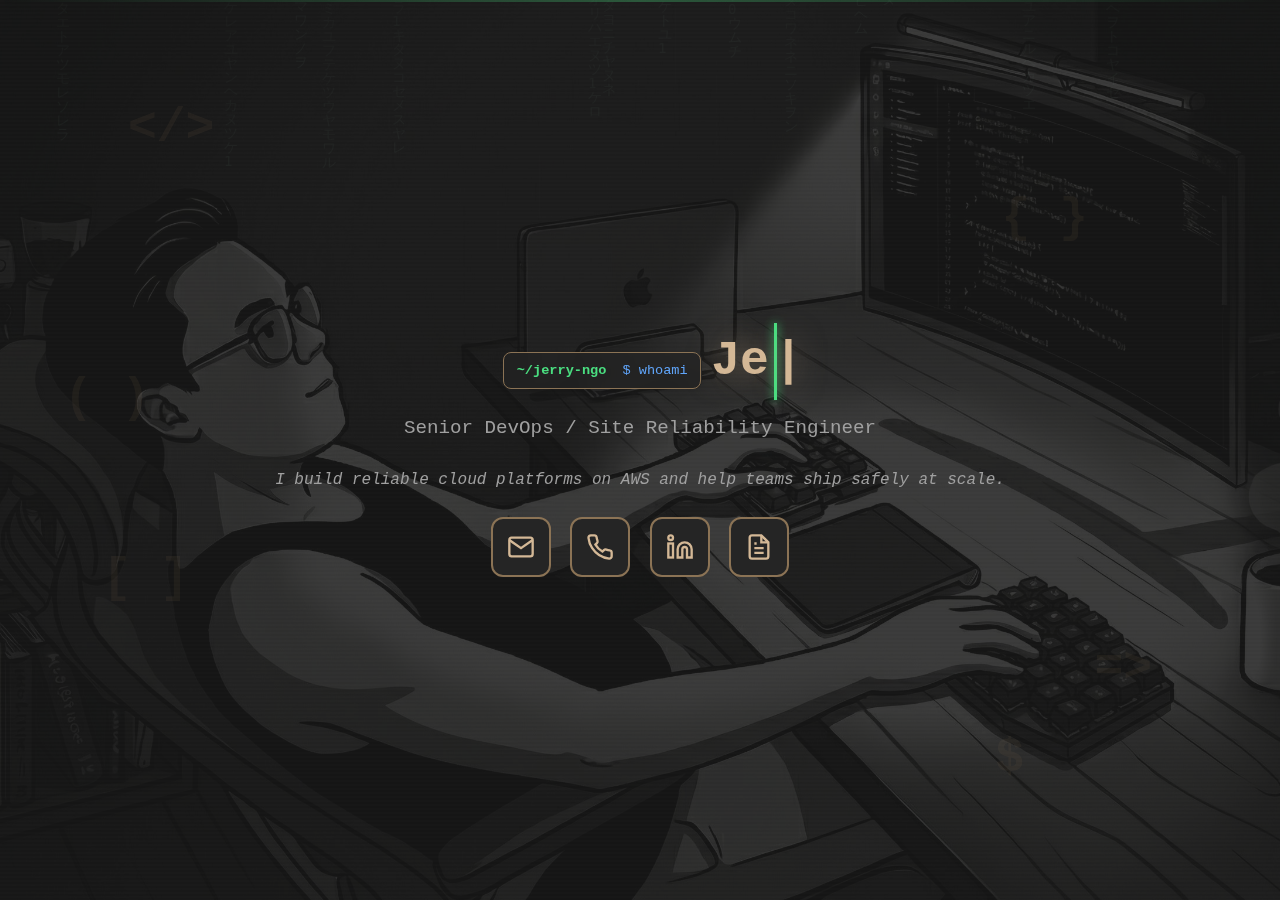
<file: index.html>
<!DOCTYPE html>
<html lang="en">
<head>
  <meta charset="UTF-8">
  <meta name="viewport" content="width=device-width, initial-scale=1.0">
  <title>Jerry Ngo - Software Engineer</title>
  <link rel="stylesheet" href="styles.css">
</head>
<body>
  <!-- Floating tech icons background -->
  <div class="floating-icons">
    <div class="tech-icon" style="top: 10%; left: 10%; animation-delay: 0s;">&lt;/&gt;</div>
    <div class="tech-icon" style="top: 20%; right: 15%; animation-delay: 2s;">{ }</div>
    <div class="tech-icon" style="top: 60%; left: 8%; animation-delay: 4s;">[ ]</div>
    <div class="tech-icon" style="top: 70%; right: 10%; animation-delay: 1s;">=&gt;</div>
    <div class="tech-icon" style="top: 40%; left: 5%; animation-delay: 3s;">( )</div>
    <div class="tech-icon" style="top: 80%; right: 20%; animation-delay: 5s;">$</div>
  </div>

  <!-- Matrix rain effect -->
  <canvas id="matrix-canvas"></canvas>

  <!-- Scan line element -->
  <div class="scan-line"></div>

  <!-- Wrap all sections in scroll container for snap scrolling -->
  <div class="scroll-container">
    <!-- Hero Section -->
    <section class="snap-section hero">
      <div class="section-content">
        <div class="terminal-header">
          <span class="terminal-prompt">~/jerry-ngo</span>
          <span class="terminal-command">$ whoami</span>
        </div>
        <h1 class="typing-text">
          <span id="typed-name"></span>
          <span class="cursor">|</span>
        </h1>
        <p class="subtitle">Senior DevOps / Site Reliability Engineer</p>
        <p class="tagline">I build reliable cloud platforms on AWS and help teams ship safely at scale.</p>
        
        <!-- Contact Icons -->
        <div class="contact-icons">
          <a href="mailto:huyngogia1997@gmail.com" class="contact-card" title="Email">
            <svg class="icon" viewBox="0 0 24 24" fill="none" stroke="currentColor" stroke-width="2">
              <path d="M4 4h16c1.1 0 2 .9 2 2v12c0 1.1-.9 2-2 2H4c-1.1 0-2-.9-2-2V6c0-1.1.9-2 2-2z"/>
              <polyline points="22,6 12,13 2,6"/>
            </svg>
          </a>
          <a href="tel:+84589052153" class="contact-card" title="Phone">
            <svg class="icon" viewBox="0 0 24 24" fill="none" stroke="currentColor" stroke-width="2">
              <path d="M22 16.92v3a2 2 0 0 1-2.18 2 19.79 19.79 0 0 1-8.63-3.07 19.5 19.5 0 0 1-6-6 19.79 19.79 0 0 1-3.07-8.67A2 2 0 0 1 4.11 2h3a2 2 0 0 1 2 1.72 12.84 12.84 0 0 0 .7 2.81 2 2 0 0 1-.45 2.11L8.09 9.91a16 16 0 0 0 6 6l1.27-1.27a2 2 0 0 1 2.11-.45 12.84 12.84 0 0 0 2.81.7A2 2 0 0 1 22 16.92z"/>
            </svg>
          </a>
          <a href="https://www.linkedin.com/in/huy-jerry-ngo-4625b4208/" target="_blank" rel="noopener noreferrer" class="contact-card" title="LinkedIn">
            <svg class="icon" viewBox="0 0 24 24" fill="none" stroke="currentColor" stroke-width="2">
              <path d="M16 8a6 6 0 0 1 6 6v7h-4v-7a2 2 0 0 0-2-2 2 2 0 0 0-2 2v7h-4v-7a6 6 0 0 1 6-6z"/>
              <rect x="2" y="9" width="4" height="12"/>
              <circle cx="4" cy="4" r="2"/>
            </svg>
          </a>
          <a href="cv.html" class="contact-card" title="CV">
            <svg class="icon" viewBox="0 0 24 24" fill="none" stroke="currentColor" stroke-width="2">
              <path d="M14 2H6a2 2 0 0 0-2 2v16a2 2 0 0 0 2 2h12a2 2 0 0 0 2-2V8z"/>
              <polyline points="14 2 14 8 20 8"/>
              <line x1="16" y1="13" x2="8" y2="13"/>
              <line x1="16" y1="17" x2="8" y2="17"/>
              <polyline points="10 9 9 9 8 9"/>
            </svg>
          </a>
        </div>
      </div>
    </section>

    <!-- About Section -->
    <section class="snap-section">
      <div class="section-content">
        <div class="terminal-header">
          <span class="terminal-prompt">~/about</span>
          <span class="terminal-command">$ cat README.md</span>
        </div>
        <div class="card">
          <h2 class="section-title">About Me</h2>
          <p class="text-content">
            DevOps/SRE with 3 years experience maintaining system architecture and achieving 99.99% SLO. 
            Focused on system design, reliability, and continuous improvement.
          </p>
          <p class="text-content" style="margin-top: 1rem;">
            For me, system design is only the start — real value comes from tracking production behavior, learning from incidents, 
            and continuously improving availability, performance, and cost.
          </p>
        </div>
      </div>
    </section>

    <!-- What I Do Section -->
    <section class="snap-section">
      <div class="section-content">
        <div class="terminal-header">
          <span class="terminal-prompt">~/expertise</span>
          <span class="terminal-command">$ cat capabilities.md</span>
        </div>
        <div class="card">
          <h2 class="section-title">What I Do</h2>
          <div class="expertise-grid">
            <div class="expertise-item">
              <h3>Reliability & SLO-driven operations</h3>
              <p class="text-content">Define SLOs/SLIs, on-call support, incident response, postmortems, DR automation</p>
            </div>
            <div class="expertise-item">
              <h3>Platform Engineering on AWS</h3>
              <p class="text-content">ECS, EC2, RDS, Lambda, DynamoDB, API Gateway, S3, CloudFront, multi-tenant Landing Zone with cross-region automation</p>
            </div>
            <div class="expertise-item">
              <h3>Observability at scale (Datadog)</h3>
              <p class="text-content">Platform patterns for effortless monitoring, standardized agent rollout, streaming optimization</p>
            </div>
            <div class="expertise-item">
              <h3>Kafka / MSK</h3>
              <p class="text-content">Design and operate Self-managed Kafka & MSK for high availability, day-2 operations tooling</p>
            </div>
            <div class="expertise-item">
              <h3>CI/CD Pipeline Migration</h3>
              <p class="text-content">Migrate pipelines from GitLab to GitHub Actions with AI-driven standardization, creating repeatable workflows and automation</p>
            </div>
          </div>
        </div>
      </div>
    </section>

    <!-- Featured Impact Section -->
    <section class="snap-section">
      <div class="section-content">
        <div class="terminal-header">
          <span class="terminal-prompt">~/impact</span>
          <span class="terminal-command">$ grep -r "achievements"</span>
        </div>
        <div class="card">
          <h2 class="section-title">Featured Impact</h2>
          <div class="impact-list">
            <div class="impact-item">
              <span class="impact-metric">99.99%</span>
              <span class="impact-desc">HA SLO for Kafka/MSK with 100% data reliability</span>
            </div>
            <div class="impact-item">
              <span class="impact-metric">100%</span>
              <span class="impact-desc">Services monitored via Datadog platform</span>
            </div>
            <div class="impact-item">
              <span class="impact-metric">70%+</span>
              <span class="impact-desc">Reduction in Datadog log streaming costs</span>
            </div>
            <div class="impact-item">
              <span class="impact-metric">95%</span>
              <span class="impact-desc">Services following automated deployment standards</span>
            </div>
            <div class="impact-item">
              <span class="impact-metric">AI-driven</span>
              <span class="impact-desc">Applied AI-driven standardization for GitLab → GitHub migration, creating repeatable workflows and reducing repo-by-repo migration effort</span>
            </div>
          </div>
        </div>
      </div>
    </section>

    <!-- Tech Stack Section -->
    <section class="snap-section">
      <div class="section-content">
        <div class="terminal-header">
          <span class="terminal-prompt">~/toolbox</span>
          <span class="terminal-command">$ ls -la</span>
        </div>
        <div class="card">
          <h2 class="section-title">Tech Stack</h2>
          <div class="tech-grid">
            <!-- Updated tech stack icons with new blob URLs -->
            <div class="tech-item">
              <div class="code-snippet">AWS</div>
            </div>
            <div class="tech-item">
              <div class="code-snippet">Kubernetes</div>
            </div>
            <div class="tech-item">
              <div class="code-snippet">Datadog</div>
            </div>
            <div class="tech-item">
              <div class="code-snippet">Terraform</div>
            </div>
            <div class="tech-item">
              <div class="code-snippet">Docker</div>
            </div>
            <div class="tech-item">
              <div class="code-snippet">Kafka</div>
            </div>
          </div>
        </div>
      </div>
    </section>

    <!-- Certifications Section -->
    <section class="snap-section">
      <div class="section-content">
        <div class="terminal-header">
          <span class="terminal-prompt">~/certifications</span>
          <span class="terminal-command">$ cat badges.json</span>
        </div>
        <div class="card">
          <h2 class="section-title">Certifications & Awards</h2>
          
          <!-- Redesigned awards section layout -->
          <div class="awards-section">
            <h3 class="subsection-title">Awards</h3>
            <div class="award-card">
              <div class="award-content">
                <h4>Rising Star Award (Top 5)</h4>
                <span class="award-year">⭐ 2023</span>
              </div>
            </div>
          </div>
          
          <!-- Redesigned certifications with proper badge images -->
          <div class="certifications-section">
            <h3 class="subsection-title">Certifications</h3>
            <div class="cert-cards">
              <a href="https://www.credly.com/badges/9644abbc-ca17-4a92-94f9-87fcb1e55e49/public_url" 
                 target="_blank" 
                 rel="noopener noreferrer" 
                 class="cert-card">
                <div class="cert-content">
                  <h4>AWS Certified Developer – Associate</h4>
                </div>
              </a>
              <a href="https://www.credly.com/badges/653e2469-8380-445f-922f-712fe14c22ff/public_url" 
                 target="_blank" 
                 rel="noopener noreferrer" 
                 class="cert-card">
                <div class="cert-content">
                  <h4>AWS Certified DevOps Engineer – Professional</h4>
                </div>
              </a>
              <a href="https://www.credly.com/badges/6d330bb9-c103-4c34-9634-33c5bfca83f5/public_url" 
                 target="_blank" 
                 rel="noopener noreferrer" 
                 class="cert-card">
                <div class="cert-content">
                  <h4>CKAD: Certified Kubernetes Application Developer</h4>
                </div>
              </a>
              <a href="https://www.credly.com/badges/ccaf5b26-e007-444a-a49f-41779e66cdc8/public_url" 
                 target="_blank" 
                 rel="noopener noreferrer" 
                 class="cert-card">
                <div class="cert-content">
                  <h4>Datadog Certified: Log Management Fundamentals</h4>
                </div>
              </a>
            </div>
          </div>
        </div>
      </div>
    </section>

    <!-- Contact Section -->
    <section class="snap-section">
      <div class="section-content">
        <div class="terminal-header">
          <span class="terminal-prompt">~/contact</span>
          <span class="terminal-command">$ echo "Let's connect"</span>
        </div>
        <div class="card">
          <h2 class="section-title">Get In Touch</h2>
          <p class="text-content" style="margin-bottom: 1.5rem;">
            Open to Site Reliability Engineer / DevOps Engineer roles. If you're building systems that need to be reliable, 
            observable, and continuously improved — let's connect.
          </p>
          <!-- Made contact info clickable with proper links -->
          <div class="contact-info">
            <a href="mailto:huyngogia1997@gmail.com" class="contact-item-link">
              <div class="contact-item">
                <span class="contact-label">Email:</span>
                <span class="contact-value">huyngogia1997@gmail.com</span>
              </div>
            </a>
            <a href="tel:+84589052153" class="contact-item-link">
              <div class="contact-item">
                <span class="contact-label">Phone:</span>
                <span class="contact-value">+84589052153</span>
              </div>
            </a>
            <a href="https://www.linkedin.com/in/huy-jerry-ngo-4625b4208/" target="_blank" rel="noopener noreferrer" class="contact-item-link">
              <div class="contact-item">
                <span class="contact-label">LinkedIn:</span>
                <span class="contact-value">huy-jerry-ngo</span>
              </div>
            </a>
          </div>
        </div>
      </div>
    </section>
  </div>

  <script src="script.js"></script>
</body>
</html>
</file>
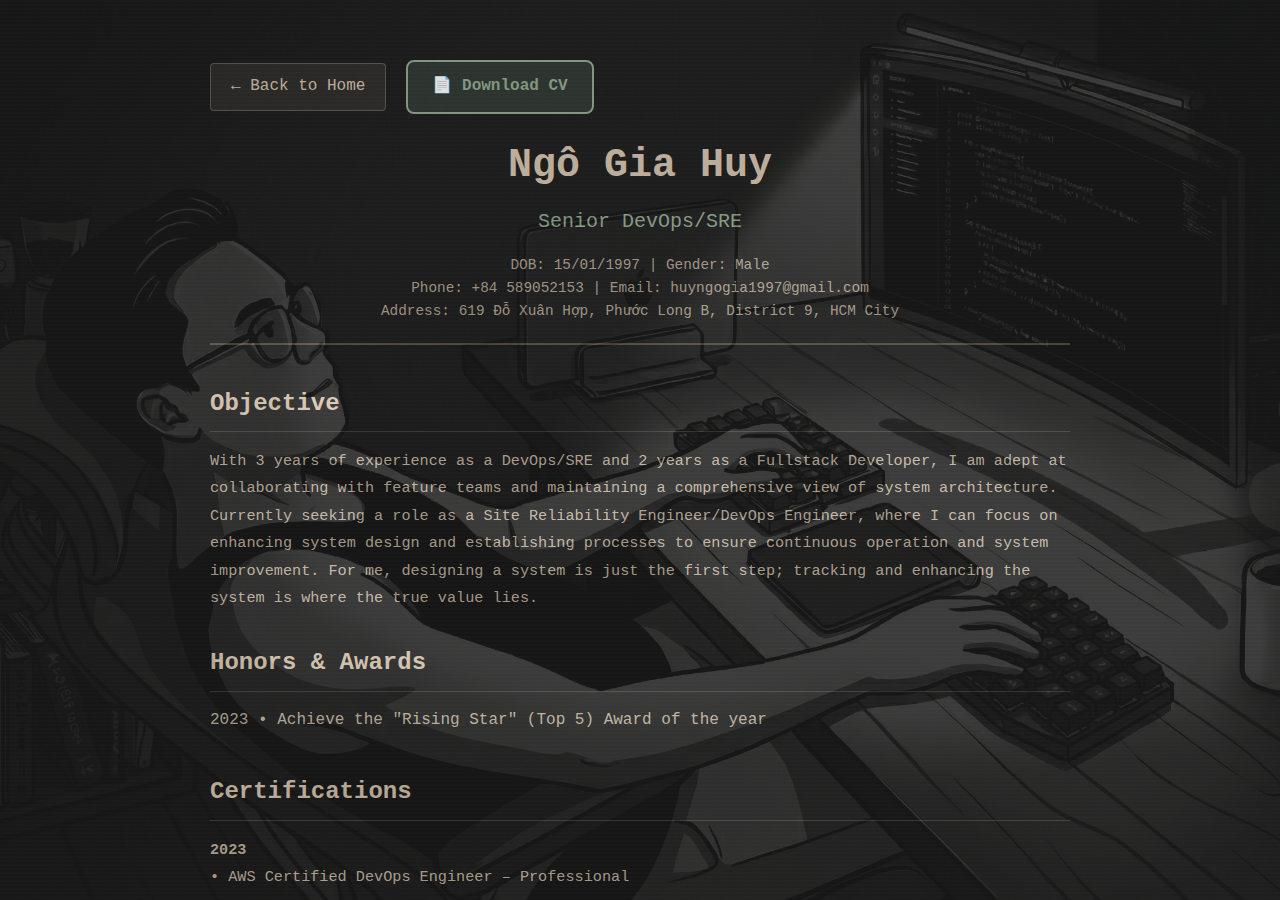
<file: cv.html>
<!DOCTYPE html>
<html lang="en">
<head>
  <meta charset="UTF-8">
  <meta name="viewport" content="width=device-width, initial-scale=1.0">
  <title>CV - Ngô Gia Huy</title>
  <link rel="stylesheet" href="styles.css">
  <style>
    body {
      overflow: hidden;
      height: 100vh;
    }
    
    .cv-scroll-container {
      height: 100vh;
      overflow-y: scroll;
      scroll-snap-type: y mandatory;
      scroll-behavior: smooth;
    }
    
    .cv-container {
      max-width: 900px;
      margin: 0 auto;
      padding: 40px 20px;
      min-height: 100vh;
      display: flex;
      flex-direction: column;
      justify-content: center;
      scroll-snap-align: start;
    }
    
    .cv-header {
      text-align: center;
      margin-bottom: 40px;
      padding-bottom: 20px;
      border-bottom: 2px solid rgba(213, 195, 173, 0.3);
    }
    
    .cv-name {
      font-size: 2.5rem;
      font-weight: 700;
      color: #d5c3ad;
      margin-bottom: 8px;
    }
    
    .cv-title {
      font-size: 1.25rem;
      color: #8fa88e;
      margin-bottom: 16px;
    }
    
    .cv-info {
      font-size: 0.9rem;
      color: rgba(213, 195, 173, 0.8);
      line-height: 1.6;
    }
    
    .cv-section {
      margin-bottom: 32px;
    }
    
    .cv-section-title {
      font-size: 1.5rem;
      font-weight: 600;
      color: #d5c3ad;
      margin-bottom: 16px;
      padding-bottom: 8px;
      border-bottom: 1px solid rgba(213, 195, 173, 0.2);
    }
    
    .cv-content {
      color: rgba(213, 195, 173, 0.9);
      line-height: 1.8;
      font-size: 0.95rem;
    }
    
    .cv-item {
      margin-bottom: 24px;
    }
    
    .cv-item-header {
      display: flex;
      justify-content: space-between;
      align-items: baseline;
      margin-bottom: 8px;
    }
    
    .cv-item-title {
      font-weight: 600;
      color: #8fa88e;
      font-size: 1.1rem;
    }
    
    .cv-item-date {
      color: rgba(213, 195, 173, 0.6);
      font-size: 0.9rem;
    }
    
    .cv-item-subtitle {
      color: rgba(213, 195, 173, 0.7);
      font-size: 0.95rem;
      margin-bottom: 8px;
    }
    
    .cv-list {
      list-style: none;
      padding-left: 0;
    }
    
    .cv-list li {
      margin-bottom: 6px;
      padding-left: 20px;
      position: relative;
    }
    
    .cv-list li::before {
      content: "▹";
      position: absolute;
      left: 0;
      color: #8fa88e;
    }
    
    .back-button {
      display: inline-block;
      margin: 20px 0;
      padding: 10px 20px;
      background: rgba(213, 195, 173, 0.1);
      color: #d5c3ad;
      text-decoration: none;
      border-radius: 4px;
      border: 1px solid rgba(213, 195, 173, 0.3);
      transition: all 0.3s ease;
    }
    
    .back-button:hover {
      background: rgba(213, 195, 173, 0.2);
      transform: translateX(-4px);
    }
    
    /* Added download button styling */
    .download-button {
      display: inline-block;
      margin: 20px 10px;
      padding: 12px 24px;
      background: rgba(123, 165, 145, 0.2);
      color: #8fa88e;
      text-decoration: none;
      border-radius: 8px;
      border: 2px solid #8fa88e;
      transition: all 0.3s ease;
      font-weight: bold;
      cursor: pointer;
    }
    
    .download-button:hover {
      background: #8fa88e;
      color: #1a1a1a;
      transform: translateY(-3px);
      box-shadow: 0 5px 20px rgba(123, 165, 145, 0.4);
    }
    
    .button-group {
      display: flex;
      gap: 10px;
      flex-wrap: wrap;
      align-items: center;
    }
    
    .cert-item, .award-item {
      margin-bottom: 8px;
      color: rgba(213, 195, 173, 0.9);
    }
  </style>
</head>
<body>
  <div class="cv-scroll-container">
    <div class="cv-container">
      <!-- Added button group with back and download buttons -->
      <div class="button-group">
        <a href="index.html" class="back-button">← Back to Home</a>
        <!-- Updated to direct download from GitHub repo -->
        <a href="https://raw.githubusercontent.com/huyngogia1997/jerry-ngo-cv/master/Ngo-Gia-Huy.pdf" download="Ngo-Gia-Huy-CV.pdf" class="download-button">📄 Download CV</a>
      </div>
      
      <div class="cv-header">
        <h1 class="cv-name">Ngô Gia Huy</h1>
        <div class="cv-title">Senior DevOps/SRE</div>
        <div class="cv-info">
          <div>DOB: 15/01/1997 | Gender: Male</div>
          <div>Phone: +84 589052153 | Email: huyngogia1997@gmail.com</div>
          <div>Address: 619 Đỗ Xuân Hợp, Phước Long B, District 9, HCM City</div>
        </div>
      </div>

      <div class="cv-section">
        <h2 class="cv-section-title">Objective</h2>
        <div class="cv-content">
          With 3 years of experience as a DevOps/SRE and 2 years as a Fullstack Developer, I am adept at collaborating with feature teams and maintaining a comprehensive view of system architecture. Currently seeking a role as a Site Reliability Engineer/DevOps Engineer, where I can focus on enhancing system design and establishing processes to ensure continuous operation and system improvement. For me, designing a system is just the first step; tracking and enhancing the system is where the true value lies.
        </div>
      </div>

      <div class="cv-section">
        <h2 class="cv-section-title">Honors & Awards</h2>
        <div class="award-item">2023 • Achieve the "Rising Star" (Top 5) Award of the year</div>
      </div>

      <div class="cv-section">
        <h2 class="cv-section-title">Certifications</h2>
        <div class="cv-content">
          <div style="margin-bottom: 16px;">
            <strong>2023</strong>
            <div class="cert-item">• AWS Certified DevOps Engineer – Professional</div>
            <div class="cert-item">• Datadog Certified: Log Management Fundament</div>
            <div class="cert-item">• Certified Kubernetes Application Developer</div>
          </div>
          <div>
            <strong>2022</strong>
            <div class="cert-item">• AWS Certified Developer – Associate</div>
            <div class="cert-item">• Datadog Certified: Datadog Fundamentals</div>
          </div>
        </div>
      </div>

      <div class="cv-section">
        <h2 class="cv-section-title">Experience</h2>
        
        <div class="cv-item">
          <div class="cv-item-header">
            <div class="cv-item-title">Datump Consulting Company (Onsite for Tyme Group)</div>
            <div class="cv-item-date">07/2021 - Current</div>
          </div>
          <div class="cv-item-subtitle">Cloud DevOps & Site Reliability Engineer</div>
          <ul class="cv-list">
            <li>Designing/Deciding/Optimizing/Maintaining/Improving the Self Managed Kafka/MSK system (achieving 99.99% High Availability SLO and 100% data reliability)</li>
            <li>Designing/Maintaining the central backup for AWS organization (ensuring full compliance with banking backup standards for South Africa and the Philippines)</li>
            <li>Designing/Deciding/Optimizing/Maintaining Platform Products including S3 virus scanning tools, start/stop stack, DevOps tools, Kafka tools, Internal CA, and self-hosted N8n</li>
            <li>Implementing the Landing Zone in multi-tenant account (cross-region, cross accounts)</li>
            <li>Deploy on-demand AWS resources: ECS, EC2, RDS, CloudFront, S3, Lambda, DynamoDB and API Gateway</li>
            <li>Setup network cross account: DNS, Route53, Private Link/VPC Peering/Transit GW via Pipeline using CloudFormation and Terraform</li>
            <li>Design and execute DR Automation for the system</li>
            <li>Built platform product using Datadog enabling 100% services to be monitored without effort from service teams</li>
            <li>Automated Datadog deployment mechanism with 95% services following common standards</li>
            <li>Designed/implemented streaming mechanism for Logs/Trace/Event/Metrics on private network</li>
            <li>Investigated/Optimized Datadog costs achieving more than 70% reduction in streaming log costs</li>
            <li>Incident on-call support and training (Kafka 101, Datadog 101)</li>
          </ul>
        </div>

        <div class="cv-item">
          <div class="cv-item-header">
            <div class="cv-item-title">Clik Company</div>
            <div class="cv-item-date">08/2020 - 07/2021</div>
          </div>
          <div class="cv-item-subtitle">Java Fullstack Developer</div>
          <ul class="cv-list">
            <li>Developed and maintained a furniture production application and website using Spring Boot, React Native, and React JS</li>
            <li>Implemented Staff Chatbot (In-house service)</li>
          </ul>
        </div>

        <div class="cv-item">
          <div class="cv-item-header">
            <div class="cv-item-title">Splus Company</div>
            <div class="cv-item-date">02/2018 - 12/2018</div>
          </div>
          <div class="cv-item-subtitle">Backend Developer - Booking Application (Curricular Internship)</div>
          <ul class="cv-list">
            <li>Maintained and developed new features for booking application</li>
          </ul>
        </div>
      </div>

      <div class="cv-section">
        <h2 class="cv-section-title">Education</h2>
        <div class="cv-item">
          <div class="cv-item-header">
            <div class="cv-item-title">FPT University</div>
            <div class="cv-item-date">10/2016 - 03/2020</div>
          </div>
          <div class="cv-item-subtitle">Major: Software Engineering</div>
        </div>
      </div>

      <div class="cv-section">
        <h2 class="cv-section-title">Interests</h2>
        <div class="cv-content">Travel, Food, Esport, Anime, and Coffee</div>
      </div>

      <!-- Added download button at the bottom too -->
      <div class="button-group">
        <a href="index.html" class="back-button">← Back to Home</a>
        <!-- Updated to direct download from GitHub repo -->
        <a href="https://raw.githubusercontent.com/huyngogia1997/jerry-ngo-cv/master/Ngo-Gia-Huy.pdf" download="Ngo-Gia-Huy-CV.pdf" class="download-button">📄 Download CV</a>
      </div>
    </div>
  </div>
</body>
</html>
</file>
<file: styles.css>
* {
  margin: 0;
  padding: 0;
  box-sizing: border-box;
}

:root {
  --bg-dark: #1a1a1a;
  --bg-card: #252525;
  --coffee-light: #d4b896;
  --coffee-dark: #8b7355;
  --accent-green: #7ba591;
  --text-primary: #e5e5e5;
  --text-secondary: #a0a0a0;
  --terminal-green: #4ade80;
  --code-purple: #c084fc;
  --code-blue: #60a5fa;
}

body {
  font-family: "Courier New", monospace;
  background: var(--bg-dark);
  color: var(--text-primary);
  line-height: 1.6;
  overflow-x: hidden;
  overflow-y: hidden; /* Remove overflow-y to let scroll-container handle it */
  position: relative;
  height: 100vh;
}

/* Added background image with dark overlay for coder aesthetic */
body::before {
  content: "";
  position: fixed;
  top: 0;
  left: 0;
  width: 100%;
  height: 100%;
  background-image: url("images/coder-bg.png");
  background-size: cover;
  background-position: center;
  background-repeat: no-repeat;
  opacity: 0.15;
  pointer-events: none;
  z-index: 0;
}

/* Moved scan line texture to after pseudo element */
body::after {
  content: "";
  position: fixed;
  top: 0;
  left: 0;
  width: 100%;
  height: 100%;
  background-image: repeating-linear-gradient(
    0deg,
    transparent,
    transparent 2px,
    rgba(255, 255, 255, 0.01) 2px,
    rgba(255, 255, 255, 0.01) 4px
  );
  pointer-events: none;
  z-index: 1;
}

/* Added scroll snap container styling */
.scroll-container {
  height: 100vh;
  overflow-y: scroll;
  overflow-x: hidden;
  scroll-snap-type: y mandatory;
  scroll-behavior: smooth;
  scrollbar-width: thin;
  scrollbar-color: var(--coffee-dark) var(--bg-dark);
}

.scroll-container::-webkit-scrollbar {
  width: 8px;
}

.scroll-container::-webkit-scrollbar-track {
  background: var(--bg-dark);
}

.scroll-container::-webkit-scrollbar-thumb {
  background: var(--coffee-dark);
  border-radius: 4px;
}

.scroll-container::-webkit-scrollbar-thumb:hover {
  background: var(--accent-green);
}

.snap-section {
  min-height: 100vh;
  height: 100vh;
  scroll-snap-align: start;
  scroll-snap-stop: always;
  display: flex;
  align-items: center;
  justify-content: center;
  padding: 2rem;
  position: relative;
  z-index: 2;
}

.section-content {
  max-width: 900px;
  width: 100%;
}

#matrix-canvas {
  position: fixed;
  top: 0;
  left: 0;
  width: 100%;
  height: 100%;
  pointer-events: none;
  opacity: 0.05;
  z-index: 0;
}

.floating-icons {
  position: fixed;
  width: 100%;
  height: 100%;
  top: 0;
  left: 0;
  pointer-events: none;
  z-index: 0;
}

.tech-icon {
  position: absolute;
  font-size: 3rem;
  color: var(--coffee-dark);
  opacity: 0.1;
  animation: float 20s infinite ease-in-out;
  font-family: "Courier New", monospace;
  font-weight: bold;
}

@keyframes float {
  0%,
  100% {
    transform: translateY(0) rotate(0deg);
  }
  25% {
    transform: translateY(-30px) rotate(5deg);
  }
  50% {
    transform: translateY(0) rotate(0deg);
  }
  75% {
    transform: translateY(-15px) rotate(-5deg);
  }
}

/* Hero Section */
.hero {
  text-align: center;
  animation: fadeInUp 1s ease-out;
}

@keyframes fadeInUp {
  from {
    opacity: 0;
    transform: translateY(30px);
  }
  to {
    opacity: 1;
    transform: translateY(0);
  }
}

.terminal-header {
  display: inline-flex;
  gap: 1rem;
  padding: 0.4rem 0.8rem;
  background: rgba(37, 37, 37, 0.6);
  border: 1px solid var(--coffee-dark);
  border-radius: 8px;
  margin-bottom: 1.5rem;
  font-size: 0.85rem;
  backdrop-filter: blur(10px);
}

.terminal-prompt {
  color: var(--terminal-green);
  font-weight: bold;
}

.terminal-command {
  color: var(--code-blue);
}

/* Reduced heading sizes for more compact design */
.typing-text {
  font-size: 3rem;
  font-weight: bold;
  color: var(--coffee-light);
  margin-bottom: 0.5rem;
  display: inline-flex;
  align-items: center;
  text-shadow: 0 0 30px rgba(212, 184, 150, 0.5);
}

#typed-name {
  display: inline-block;
}

.cursor {
  display: inline-block;
  width: 3px;
  background: var(--terminal-green);
  margin-left: 5px;
  animation: blink 1s infinite;
  box-shadow: 0 0 10px var(--terminal-green);
}

@keyframes blink {
  0%,
  50% {
    opacity: 1;
  }
  51%,
  100% {
    opacity: 0;
  }
}

.subtitle {
  font-size: 1.2rem;
  color: var(--text-secondary);
  margin-bottom: 1.5rem;
}

/* Added tagline styling for hero section */
.tagline {
  font-size: 1rem;
  color: var(--text-secondary);
  margin-bottom: 1rem;
  font-style: italic;
}

/* Contact Icons */
.contact-icons {
  display: flex;
  gap: 1.2rem;
  justify-content: center;
  margin-top: 1.5rem;
}

.contact-card {
  width: 60px;
  height: 60px;
  background: var(--bg-card);
  border: 2px solid var(--coffee-dark);
  border-radius: 12px;
  display: flex;
  align-items: center;
  justify-content: center;
  transition: all 0.3s ease;
  text-decoration: none;
  color: var(--coffee-light);
  position: relative;
  overflow: hidden;
}

.contact-card::before {
  content: "";
  position: absolute;
  top: 50%;
  left: 50%;
  width: 0;
  height: 0;
  background: radial-gradient(circle, var(--accent-green) 0%, transparent 70%);
  transform: translate(-50%, -50%);
  transition: all 0.4s ease;
  opacity: 0;
}

.contact-card:hover {
  transform: scale(1.1) rotate(5deg);
  border-color: var(--accent-green);
  box-shadow: 0 0 30px rgba(123, 165, 145, 0.5);
}

.contact-card:hover::before {
  width: 200px;
  height: 200px;
  opacity: 0.2;
}

.contact-card .icon {
  width: 28px;
  height: 28px;
  transition: all 0.3s ease;
  position: relative;
  z-index: 1;
}

.contact-card:hover .icon {
  transform: scale(1.1);
  filter: drop-shadow(0 0 8px var(--accent-green));
}

/* Card Styles */
.card {
  background: rgba(37, 37, 37, 0.6);
  border: 2px solid var(--coffee-dark);
  border-radius: 16px;
  padding: 2rem;
  backdrop-filter: blur(10px);
  transition: all 0.3s ease;
}

.card:hover {
  border-color: var(--accent-green);
  box-shadow: 0 10px 40px rgba(123, 165, 145, 0.2);
  transform: translateY(-5px);
}

/* Reduced section title size */
.section-title {
  font-size: 1.8rem;
  color: var(--coffee-light);
  margin-bottom: 1.5rem;
  text-shadow: 0 0 20px rgba(212, 184, 150, 0.3);
  position: relative;
  display: inline-block;
}

.section-title::after {
  content: "_";
  animation: blink 1s infinite;
  color: var(--terminal-green);
}

/* Reduced text size for compact reading */
.text-content {
  font-size: 0.95rem;
  color: var(--text-secondary);
  line-height: 1.6;
}

/* Tech Stack Grid */
.tech-grid {
  display: grid;
  grid-template-columns: repeat(auto-fit, minmax(140px, 1fr));
  gap: 1rem;
}

.tech-item {
  background: rgba(26, 26, 26, 0.6);
  border: 1px solid var(--coffee-dark);
  border-radius: 12px;
  padding: 1rem;
  transition: all 0.3s ease;
  cursor: pointer;
  position: relative;
  overflow: hidden;
}

.tech-item:hover {
  border-color: var(--accent-green);
  transform: translateY(-5px) scale(1.05);
  box-shadow: 0 10px 30px rgba(123, 165, 145, 0.3);
}

.code-snippet {
  font-family: "Courier New", monospace;
  color: var(--code-purple);
  font-size: 0.85rem;
  padding: 0.4rem;
  background: rgba(0, 0, 0, 0.3);
  border-left: 3px solid var(--terminal-green);
  border-radius: 4px;
  text-align: center;
  /* Removed flex display since no icons */
}

/* Removed tech icon image styles since no longer needed */

/* Experience */
.experience-item {
  padding: 1.2rem;
  background: rgba(26, 26, 26, 0.6);
  border-left: 4px solid var(--accent-green);
  border-radius: 8px;
  transition: all 0.3s ease;
}

.experience-item:hover {
  transform: translateX(10px);
  box-shadow: -5px 0 20px rgba(123, 165, 145, 0.3);
}

.experience-header {
  display: flex;
  justify-content: space-between;
  align-items: center;
  margin-bottom: 0.5rem;
  flex-wrap: wrap;
  gap: 0.5rem;
}

.experience-header h3 {
  font-size: 1.2rem;
  color: var(--coffee-light);
}

.experience-date {
  color: var(--terminal-green);
  font-size: 0.85rem;
}

.experience-company {
  color: var(--code-blue);
  font-size: 0.95rem;
  margin-bottom: 0.5rem;
}

/* Projects */
.projects-grid {
  display: grid;
  grid-template-columns: repeat(auto-fit, minmax(180px, 1fr));
  gap: 1.2rem;
}

.project-card {
  background: rgba(26, 26, 26, 0.6);
  border: 2px solid var(--coffee-dark);
  border-radius: 12px;
  padding: 1.2rem;
  transition: all 0.4s ease;
  position: relative;
  text-align: center;
}

.project-card:hover {
  border-color: var(--accent-green);
  transform: translateY(-5px);
  box-shadow: 0 10px 40px rgba(123, 165, 145, 0.4);
}

.project-card h3 {
  font-size: 1rem;
  color: var(--coffee-light);
  margin-bottom: 0.5rem;
}

.project-status {
  color: var(--terminal-green);
  font-size: 0.85rem;
}

/* Contact Info */
.contact-info {
  display: flex;
  flex-direction: column;
  gap: 1rem;
}

/* Added wrapper link styling for clickable contact items */
.contact-item-link {
  text-decoration: none;
  color: inherit;
  display: block;
}

.contact-item {
  display: flex;
  gap: 1rem;
  padding: 0.8rem;
  background: rgba(26, 26, 26, 0.6);
  border-left: 3px solid var(--terminal-green);
  border-radius: 8px;
  transition: all 0.3s ease;
  cursor: pointer;
}

.contact-item:hover {
  transform: translateX(10px);
  border-left-color: var(--accent-green);
  box-shadow: -5px 0 20px rgba(123, 165, 145, 0.3);
  background: rgba(26, 26, 26, 0.9);
}

.contact-label {
  color: var(--coffee-light);
  font-weight: bold;
  min-width: 80px;
  font-size: 0.9rem;
}

.contact-value {
  color: var(--text-secondary);
  font-size: 0.9rem;
}

/* Added expertise grid styling for "What I Do" section */
/* Expertise Grid */
.expertise-grid {
  display: grid;
  grid-template-columns: repeat(auto-fit, minmax(250px, 1fr));
  gap: 1.5rem;
}

.expertise-item {
  background: rgba(26, 26, 26, 0.6);
  border: 2px solid var(--coffee-dark);
  border-radius: 12px;
  padding: 1.5rem;
  transition: all 0.3s ease;
}

.expertise-item:hover {
  border-color: var(--accent-green);
  transform: translateY(-5px);
  box-shadow: 0 10px 30px rgba(123, 165, 145, 0.3);
}

.expertise-item h3 {
  font-size: 1.1rem;
  color: var(--coffee-light);
  margin-bottom: 0.8rem;
}

/* Added impact list styling for "Featured Impact" section */
/* Impact List */
.impact-list {
  display: flex;
  flex-direction: column;
  gap: 1.2rem;
}

.impact-item {
  display: flex;
  align-items: center;
  gap: 1.5rem;
  padding: 1rem;
  background: rgba(26, 26, 26, 0.6);
  border-left: 4px solid var(--terminal-green);
  border-radius: 8px;
  transition: all 0.3s ease;
}

.impact-item:hover {
  transform: translateX(10px);
  border-left-color: var(--accent-green);
  box-shadow: -5px 0 20px rgba(123, 165, 145, 0.3);
}

.impact-metric {
  font-size: 1.8rem;
  font-weight: bold;
  color: var(--terminal-green);
  min-width: 100px;
  text-align: center;
  text-shadow: 0 0 15px rgba(74, 222, 128, 0.5);
}

.impact-desc {
  color: var(--text-secondary);
  font-size: 0.95rem;
}

/* Completely redesigned awards and certifications with consistent card styling */

/* Awards Section */
.awards-section {
  margin-bottom: 2.5rem;
}

.subsection-title {
  font-size: 1.2rem;
  color: var(--accent-green);
  margin-bottom: 1rem;
  font-weight: bold;
  text-transform: uppercase;
  letter-spacing: 1px;
}

.award-card {
  padding: 1.2rem;
  background: rgba(26, 26, 26, 0.6);
  border: 2px solid var(--coffee-dark);
  border-radius: 12px;
  transition: all 0.3s ease;
  text-align: center;
}

.award-card:hover {
  border-color: var(--accent-green);
  transform: translateY(-3px);
  box-shadow: 0 5px 20px rgba(123, 165, 145, 0.3);
}

.award-content h4 {
  font-size: 1.1rem;
  color: var(--coffee-light);
  margin-bottom: 0.5rem;
}

.award-year {
  font-size: 0.95rem;
  color: var(--terminal-green);
  font-weight: bold;
}

/* Certifications Section */
.certifications-section {
  margin-top: 2.5rem;
}

.cert-cards {
  display: grid;
  grid-template-columns: repeat(auto-fit, minmax(200px, 1fr));
  gap: 1.2rem;
}

.cert-card {
  display: block;
  padding: 1.2rem;
  background: rgba(26, 26, 26, 0.6);
  border: 2px solid var(--coffee-dark);
  border-radius: 12px;
  transition: all 0.3s ease;
  text-decoration: none;
  text-align: center;
}

.cert-card:hover {
  border-color: var(--accent-green);
  transform: translateY(-3px);
  box-shadow: 0 5px 20px rgba(123, 165, 145, 0.3);
}

.cert-content h4 {
  font-size: 0.95rem;
  color: var(--code-blue);
  line-height: 1.4;
}

.cert-card:hover .cert-content h4 {
  color: var(--terminal-green);
}

/* Remove old badge image styles as we're now using text cards */

/* Remove old certification styles */
.cert-section {
  margin-bottom: 0;
}

.cert-badges-grid {
  display: none;
}

.cert-badge {
  display: none;
}

/* Responsive */
@media (max-width: 768px) {
  /* Added comprehensive mobile responsive styles */

  .snap-section {
    padding: 1rem;
  }

  .section-content {
    max-width: 100%;
  }

  .terminal-header {
    font-size: 0.75rem;
    padding: 0.3rem 0.6rem;
    gap: 0.5rem;
  }

  .typing-text {
    font-size: 2rem;
  }

  .subtitle {
    font-size: 1rem;
  }

  .tagline {
    font-size: 0.9rem;
  }

  .section-title {
    font-size: 1.5rem;
  }

  .text-content {
    font-size: 0.9rem;
  }

  .card {
    padding: 1.5rem;
  }

  .tech-grid {
    grid-template-columns: repeat(2, 1fr);
    gap: 0.8rem;
  }

  .tech-item {
    padding: 0.8rem;
  }

  .code-snippet {
    font-size: 0.8rem;
  }

  .projects-grid {
    grid-template-columns: repeat(2, 1fr);
    gap: 1rem;
  }

  .project-card {
    padding: 1rem;
  }

  .contact-icons {
    gap: 0.8rem;
  }

  .contact-card {
    width: 50px;
    height: 50px;
  }

  .contact-card .icon {
    width: 24px;
    height: 24px;
  }

  .expertise-grid {
    grid-template-columns: 1fr;
    gap: 1rem;
  }

  .expertise-item {
    padding: 1rem;
  }

  .expertise-item h3 {
    font-size: 1rem;
  }

  .impact-list {
    gap: 1rem;
  }

  .impact-item {
    flex-direction: column;
    gap: 0.5rem;
    padding: 0.8rem;
    text-align: center;
  }

  .impact-metric {
    font-size: 1.5rem;
    min-width: auto;
  }

  .impact-desc {
    font-size: 0.85rem;
  }

  .experience-header {
    flex-direction: column;
    align-items: flex-start;
  }

  .experience-header h3 {
    font-size: 1rem;
  }

  .experience-date {
    font-size: 0.8rem;
  }

  .experience-company {
    font-size: 0.85rem;
  }

  .cert-cards {
    grid-template-columns: 1fr;
    gap: 1rem;
  }

  .cert-card {
    padding: 1rem;
  }

  .cert-content h4 {
    font-size: 0.9rem;
  }

  .subsection-title {
    font-size: 1rem;
  }

  .contact-info {
    gap: 0.8rem;
  }

  .contact-item {
    padding: 0.6rem;
    gap: 0.8rem;
  }

  .contact-label {
    font-size: 0.85rem;
    min-width: 70px;
  }

  .contact-value {
    font-size: 0.85rem;
  }
}

/* Added extra small screens (below 480px) */
@media (max-width: 480px) {
  .typing-text {
    font-size: 1.5rem;
  }

  .subtitle {
    font-size: 0.9rem;
  }

  .tagline {
    font-size: 0.85rem;
  }

  .section-title {
    font-size: 1.3rem;
  }

  .tech-grid {
    grid-template-columns: 1fr;
  }

  .projects-grid {
    grid-template-columns: 1fr;
  }

  .contact-icons {
    gap: 0.6rem;
  }

  .contact-card {
    width: 45px;
    height: 45px;
  }

  .contact-card .icon {
    width: 20px;
    height: 20px;
  }

  .impact-metric {
    font-size: 1.3rem;
  }

  .card {
    padding: 1rem;
  }
}

/* Scan line effect */
/* Renamed to scanline animation since body::after is now used for texture */
@keyframes scan {
  0% {
    top: 0;
  }
  100% {
    top: 100%;
  }
}

.scan-line {
  content: "";
  position: fixed;
  top: 0;
  left: 0;
  width: 100%;
  height: 2px;
  background: linear-gradient(to right, transparent, var(--terminal-green), transparent);
  opacity: 0.3;
  animation: scan 8s linear infinite;
  pointer-events: none;
  z-index: 9999;
}
</file>
